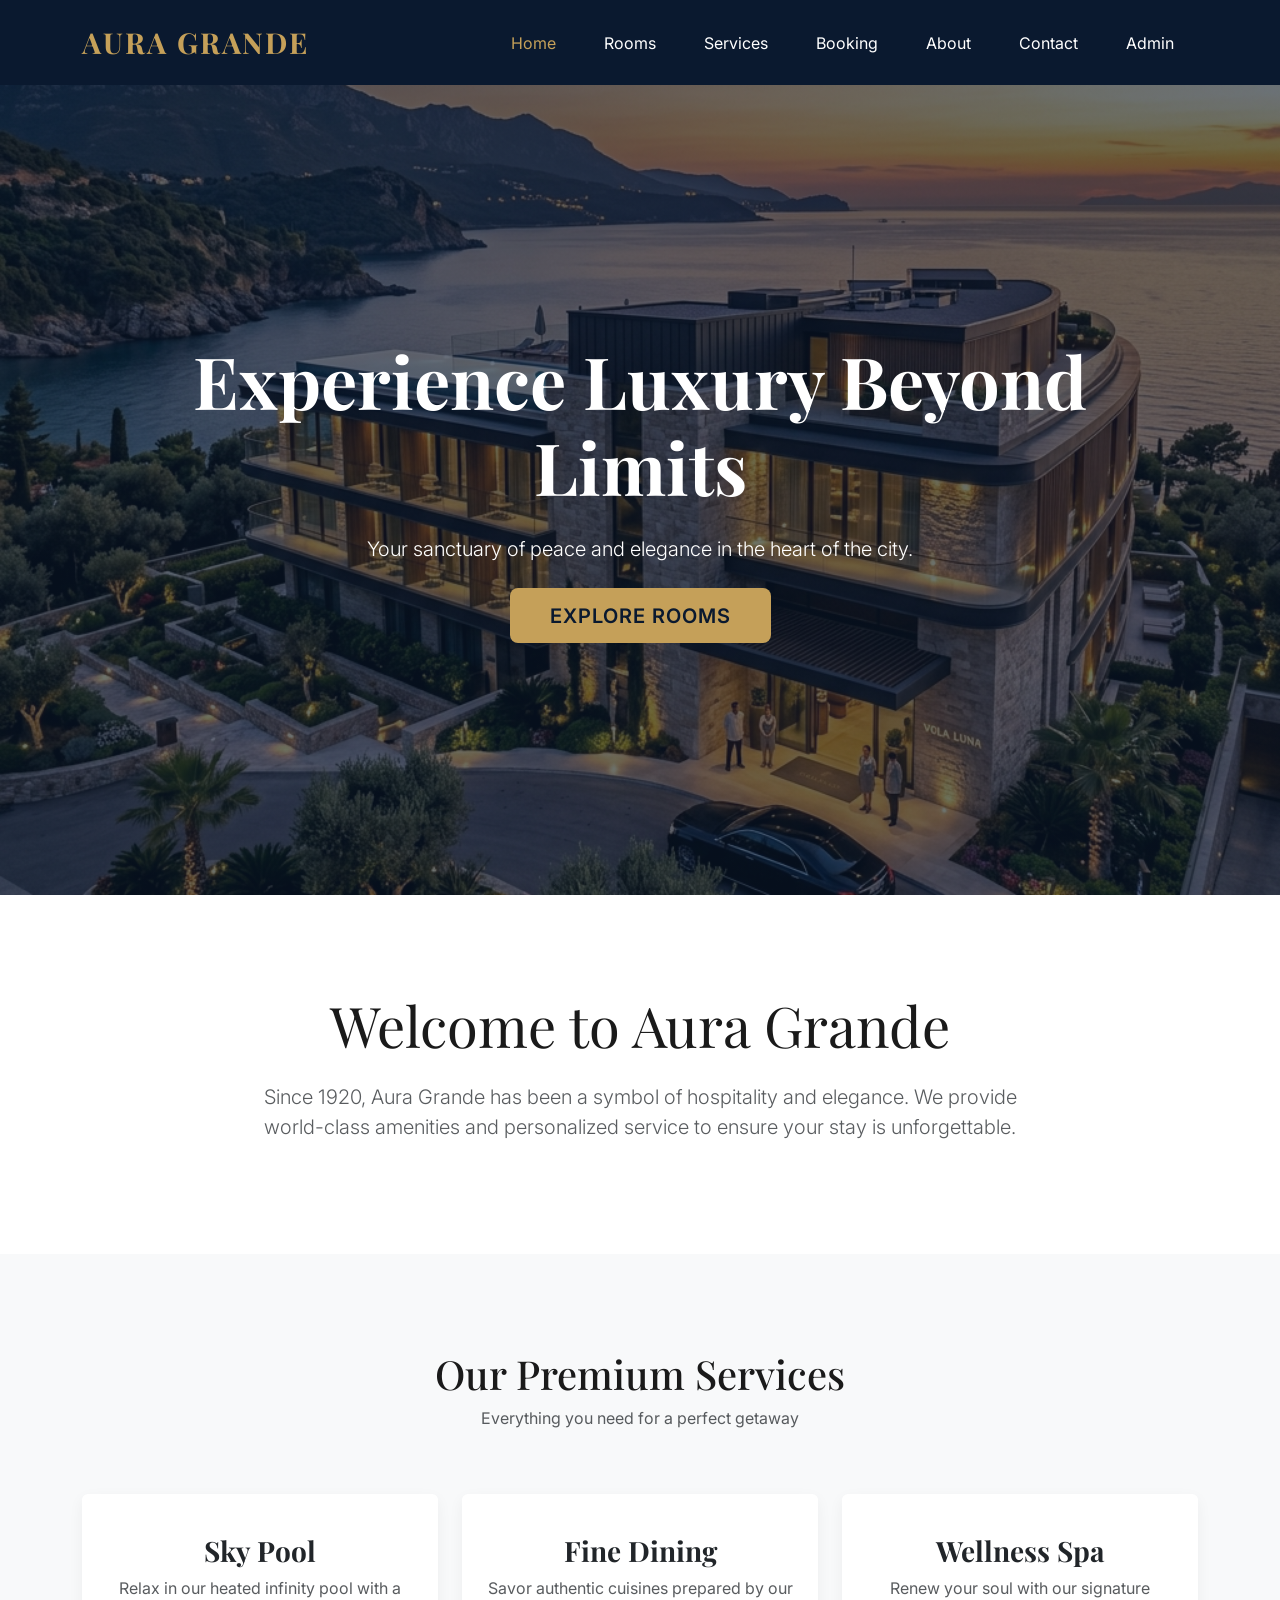
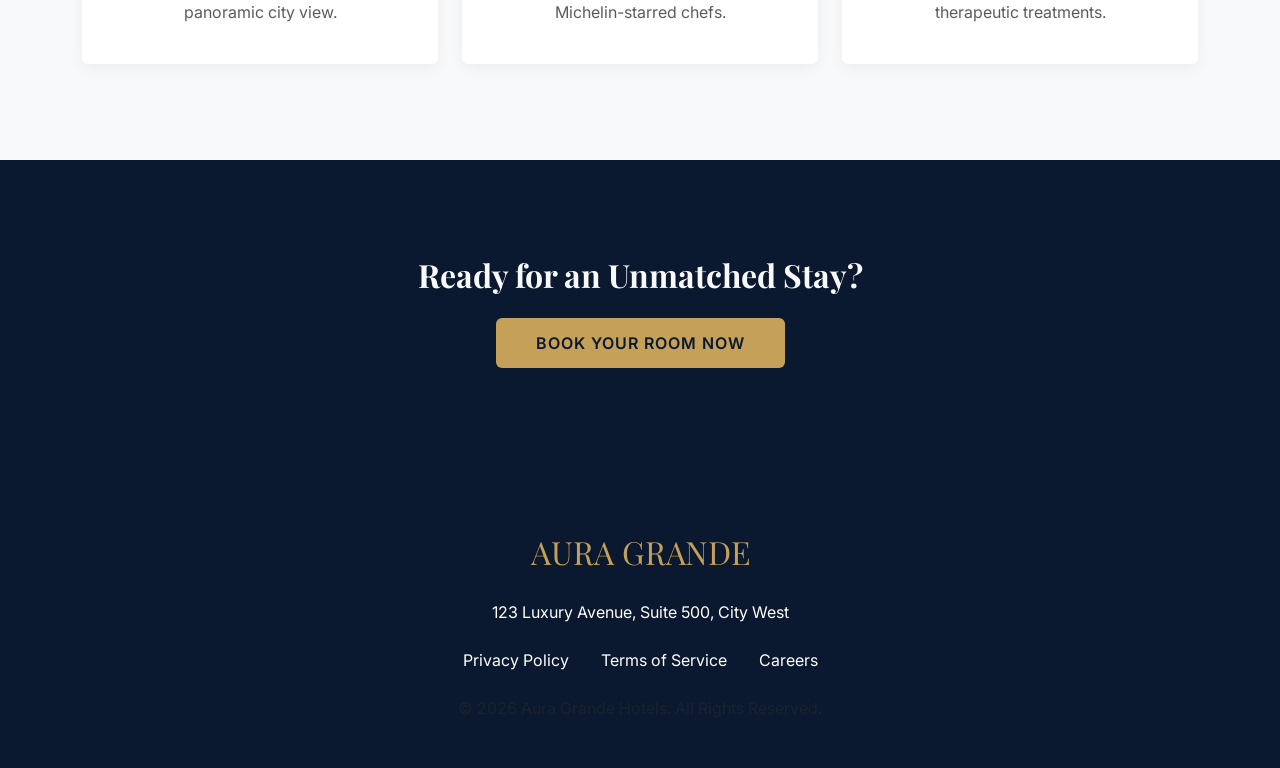
<file: Hotel prj/Hotel prj/index.html>
<!DOCTYPE html>
<html lang="en">
<head>
    <meta charset="UTF-8">
    <meta name="viewport" content="width=device-width, initial-scale=1.0">
    <title>Aura Grande | Luxury Stay & Experience</title>
    <!-- Bootstrap CSS -->
    <link href="https://cdn.jsdelivr.net/npm/bootstrap@5.3.0/dist/css/bootstrap.min.css" rel="stylesheet">
    <!-- Custom CSS -->
    <link rel="stylesheet" href="style.css">
    <!-- Google Fonts -->
    <link rel="preconnect" href="https://fonts.googleapis.com">
    <link rel="preconnect" href="https://fonts.gstatic.com" crossorigin>
    <link href="https://fonts.googleapis.com/css2?family=Playfair+Display:ital,wght@0,400;0,700;1,400&family=Inter:wght@300;400;600&display=swap" rel="stylesheet">
</head>
<body>

    <!-- Navbar -->
    <nav class="navbar navbar-expand-lg navbar-dark sticky-top">
        <div class="container">
            <a class="navbar-brand" href="index.html">AURA GRANDE</a>
            <button class="navbar-toggler" type="button" data-bs-toggle="collapse" data-bs-target="#navbarNav">
                <span class="navbar-toggler-icon"></span>
            </button>
            <div class="collapse navbar-collapse" id="navbarNav">
                <ul class="navbar-nav ms-auto">
                    <li class="nav-item"><a class="nav-link active" href="index.html">Home</a></li>
                    <li class="nav-item"><a class="nav-link" href="rooms.html">Rooms</a></li>
                    <li class="nav-item"><a class="nav-link" href="services.html">Services</a></li>
                    <li class="nav-item"><a class="nav-link" href="booking.html">Booking</a></li>
                    <li class="nav-item"><a class="nav-link" href="about.html">About</a></li>
                    <li class="nav-item"><a class="nav-link" href="contact.html">Contact</a></li>
                    <li class="nav-item"><a class="nav-link" href="admin.html">Admin</a></li>
                </ul>
            </div>
        </div>
    </nav>

    <!-- Hero Section -->
    <header class="hero-section" style="background: linear-gradient(rgba(10, 25, 47, 0.6), rgba(10, 25, 47, 0.6)), url('hero.png'); background-size: cover; background-position: center;">
        <div class="hero-content container text-center">
            <h1 class="animate-up">Experience Luxury Beyond Limits</h1>
            <p class="lead mb-4 animate-up">Your sanctuary of peace and elegance in the heart of the city.</p>
            <a href="rooms.html" class="btn btn-gold btn-lg animate-up">Explore Rooms</a>
        </div>
    </header>

    <!-- Welcome Section -->
    <section class="py-5 bg-white">
        <div class="container text-center py-5">
            <h2 class="display-4 mb-4">Welcome to Aura Grande</h2>
            <p class="text-muted lead mx-auto" style="max-width: 800px;">
                Since 1920, Aura Grande has been a symbol of hospitality and elegance. 
                We provide world-class amenities and personalized service to ensure your stay is unforgettable.
            </p>
        </div>
    </section>

    <!-- Featured Services -->
    <section class="py-5 bg-light">
        <div class="container py-5">
            <div class="row text-center mb-5">
                <div class="col">
                    <h2 class="h1">Our Premium Services</h2>
                    <p class="text-muted">Everything you need for a perfect getaway</p>
                </div>
            </div>
            <div class="row g-4">
                <div class="col-md-4">
                    <div class="card room-card border-0 text-center p-4">
                        <div class="mb-3"><i class="bi bi-water h1 text-gold"></i></div>
                        <h3>Sky Pool</h3>
                        <p class="text-muted">Relax in our heated infinity pool with a panoramic city view.</p>
                    </div>
                </div>
                <div class="col-md-4">
                    <div class="card room-card border-0 text-center p-4">
                        <div class="mb-3"><i class="bi bi-cup-hot h1 text-gold"></i></div>
                        <h3>Fine Dining</h3>
                        <p class="text-muted">Savor authentic cuisines prepared by our Michelin-starred chefs.</p>
                    </div>
                </div>
                <div class="col-md-4">
                    <div class="card room-card border-0 text-center p-4">
                        <div class="mb-3"><i class="bi bi-brightness-high h1 text-gold"></i></div>
                        <h3>Wellness Spa</h3>
                        <p class="text-muted">Renew your soul with our signature therapeutic treatments.</p>
                    </div>
                </div>
            </div>
        </div>
    </section>

    <!-- Call to Action -->
    <section class="py-5 bg-navy text-light text-center" style="background-color: var(--primary-navy);">
        <div class="container py-5">
            <h2 class="mb-4">Ready for an Unmatched Stay?</h2>
            <a href="booking.html" class="btn btn-gold">Book Your Room Now</a>
        </div>
    </section>

    <!-- Footer -->
    <footer class="footer">
        <div class="container text-center">
            <div class="footer-logo">AURA GRANDE</div>
            <p class="mb-4">123 Luxury Avenue, Suite 500, City West</p>
            <div class="d-flex justify-content-center mb-4">
                <a href="#" class="nav-link">Privacy Policy</a>
                <a href="#" class="nav-link">Terms of Service</a>
                <a href="#" class="nav-link">Careers</a>
            </div>
            <p class="text-muted">&copy; 2026 Aura Grande Hotels. All Rights Reserved.</p>
        </div>
    </footer>

    <!-- Bootstrap Bundle with Popper -->
    <script src="https://cdn.jsdelivr.net/npm/bootstrap@5.3.0/dist/js/bootstrap.bundle.min.js"></script>
    <script src="script.js"></script>
</body>
</html>
</file>
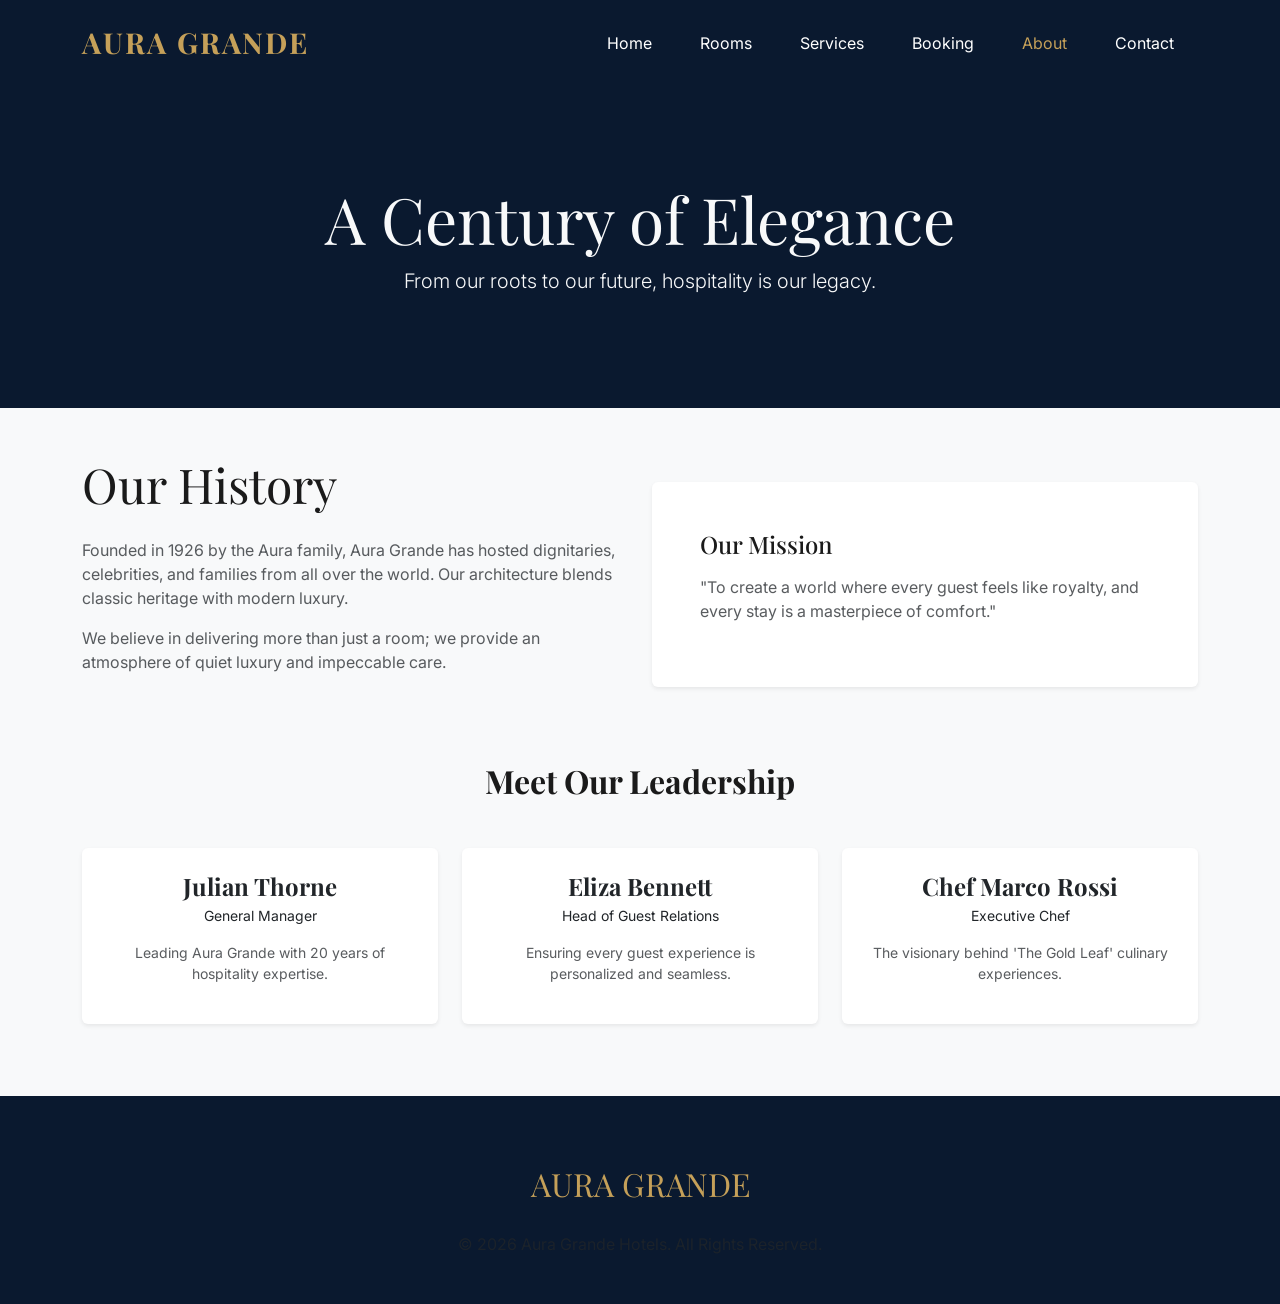
<file: Hotel prj/Hotel prj/about.html>
<!DOCTYPE html>
<html lang="en">
<head>
    <meta charset="UTF-8">
    <meta name="viewport" content="width=device-width, initial-scale=1.0">
    <title>Our Story | Aura Grande</title>
    <link href="https://cdn.jsdelivr.net/npm/bootstrap@5.3.0/dist/css/bootstrap.min.css" rel="stylesheet">
    <link rel="stylesheet" href="style.css">
</head>
<body class="bg-light">

    <!-- Navbar -->
    <nav class="navbar navbar-expand-lg navbar-dark sticky-top">
        <div class="container">
            <a class="navbar-brand" href="index.html">AURA GRANDE</a>
            <div class="collapse navbar-collapse" id="navbarNav">
                <ul class="navbar-nav ms-auto">
                    <li class="nav-item"><a class="nav-link" href="index.html">Home</a></li>
                    <li class="nav-item"><a class="nav-link" href="rooms.html">Rooms</a></li>
                    <li class="nav-item"><a class="nav-link" href="services.html">Services</a></li>
                    <li class="nav-item"><a class="nav-link" href="booking.html">Booking</a></li>
                    <li class="nav-item"><a class="nav-link active" href="about.html">About</a></li>
                    <li class="nav-item"><a class="nav-link" href="contact.html">Contact</a></li>
                </ul>
            </div>
        </div>
    </nav>

    <!-- About Header -->
    <section class="py-5 text-center bg-navy text-light" style="background-color: var(--primary-navy);">
        <div class="container py-5">
            <h1 class="display-3">A Century of Elegance</h1>
            <p class="lead">From our roots to our future, hospitality is our legacy.</p>
        </div>
    </section>

    <!-- Content -->
    <div class="container py-5">
        <div class="row align-items-center mb-5">
            <div class="col-md-6 mb-4">
                <h2 class="display-5 mb-4">Our History</h2>
                <p class="text-muted">Founded in 1926 by the Aura family, Aura Grande has hosted dignitaries, celebrities, and families from all over the world. Our architecture blends classic heritage with modern luxury.</p>
                <p class="text-muted">We believe in delivering more than just a room; we provide an atmosphere of quiet luxury and impeccable care.</p>
            </div>
            <div class="col-md-6">
                <div class="p-5 bg-white shadow-sm rounded">
                    <h3 class="h4 text-gold mb-3">Our Mission</h3>
                    <p class="text-muted italic">"To create a world where every guest feels like royalty, and every stay is a masterpiece of comfort."</p>
                </div>
            </div>
        </div>

        <div class="row text-center mt-5">
            <h2 class="mb-5">Meet Our Leadership</h2>
            <div class="col-md-4 mb-4">
                <div class="card border-0 shadow-sm p-4">
                    <h4 class="mb-1">Julian Thorne</h4>
                    <span class="text-gold small mb-3">General Manager</span>
                    <p class="text-muted small">Leading Aura Grande with 20 years of hospitality expertise.</p>
                </div>
            </div>
            <div class="col-md-4 mb-4">
                <div class="card border-0 shadow-sm p-4">
                    <h4 class="mb-1">Eliza Bennett</h4>
                    <span class="text-gold small mb-3">Head of Guest Relations</span>
                    <p class="text-muted small">Ensuring every guest experience is personalized and seamless.</p>
                </div>
            </div>
            <div class="col-md-4 mb-4">
                <div class="card border-0 shadow-sm p-4">
                    <h4 class="mb-1">Chef Marco Rossi</h4>
                    <span class="text-gold small mb-3">Executive Chef</span>
                    <p class="text-muted small">The visionary behind 'The Gold Leaf' culinary experiences.</p>
                </div>
            </div>
        </div>
    </div>

    <!-- Footer -->
    <footer class="footer">
        <div class="container text-center">
            <div class="footer-logo">AURA GRANDE</div>
            <p class="text-muted">&copy; 2026 Aura Grande Hotels. All Rights Reserved.</p>
        </div>
    </footer>

    <script src="https://cdn.jsdelivr.net/npm/bootstrap@5.3.0/dist/js/bootstrap.bundle.min.js"></script>
    <script src="script.js"></script>
</body>
</html>
</file>
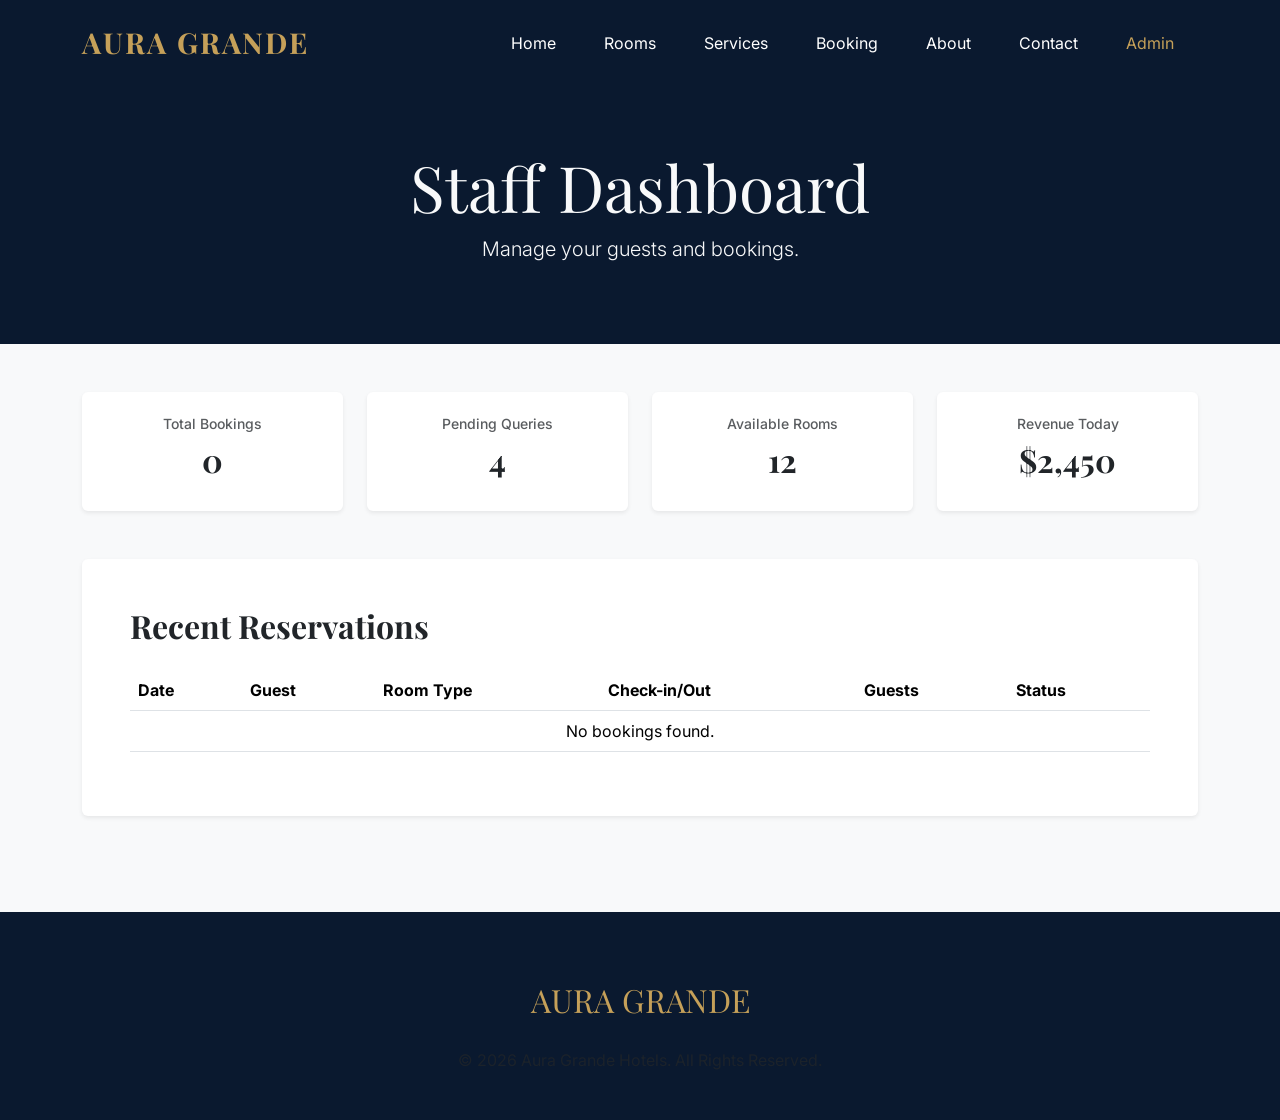
<file: Hotel prj/Hotel prj/admin.html>
<!DOCTYPE html>
<html lang="en">
<head>
    <meta charset="UTF-8">
    <meta name="viewport" content="width=device-width, initial-scale=1.0">
    <title>Admin Dashboard | Aura Grande</title>
    <link href="https://cdn.jsdelivr.net/npm/bootstrap@5.3.0/dist/css/bootstrap.min.css" rel="stylesheet">
    <link rel="stylesheet" href="style.css">
    <link rel="preconnect" href="https://fonts.googleapis.com">
    <link rel="preconnect" href="https://fonts.gstatic.com" crossorigin>
    <link href="https://fonts.googleapis.com/css2?family=Playfair+Display:ital,wght@0,400;0,700;1,400&family=Inter:wght@300;400;600&display=swap" rel="stylesheet">
</head>
<body class="bg-light">

    <!-- Navbar -->
    <nav class="navbar navbar-expand-lg navbar-dark sticky-top">
        <div class="container">
            <a class="navbar-brand" href="index.html">AURA GRANDE</a>
            <div class="collapse navbar-collapse" id="navbarNav">
                <ul class="navbar-nav ms-auto">
                    <li class="nav-item"><a class="nav-link" href="index.html">Home</a></li>
                    <li class="nav-item"><a class="nav-link" href="rooms.html">Rooms</a></li>
                    <li class="nav-item"><a class="nav-link" href="services.html">Services</a></li>
                    <li class="nav-item"><a class="nav-link" href="booking.html">Booking</a></li>
                    <li class="nav-item"><a class="nav-link" href="about.html">About</a></li>
                    <li class="nav-item"><a class="nav-link" href="contact.html">Contact</a></li>
                    <li class="nav-item"><a class="nav-link active" href="admin.html">Admin</a></li>
                </ul>
            </div>
        </div>
    </nav>

    <!-- Header -->
    <section class="py-5 text-center bg-navy text-light" style="background-color: var(--primary-navy);">
        <div class="container py-3">
            <h1 class="display-3">Staff Dashboard</h1>
            <p class="lead">Manage your guests and bookings.</p>
        </div>
    </section>

    <!-- Dashboard Content -->
    <div class="container py-5">
        <div class="row g-4">
            <!-- Stats -->
            <div class="col-md-3">
                <div class="card p-4 shadow-sm border-0 text-center">
                    <h5 class="text-muted small">Total Bookings</h5>
                    <h2 class="text-gold" id="total-bookings-count">0</h2>
                </div>
            </div>
            <div class="col-md-3">
                <div class="card p-4 shadow-sm border-0 text-center">
                    <h5 class="text-muted small">Pending Queries</h5>
                    <h2 class="text-gold">4</h2>
                </div>
            </div>
            <div class="col-md-3">
                <div class="card p-4 shadow-sm border-0 text-center">
                    <h5 class="text-muted small">Available Rooms</h5>
                    <h2 class="text-gold">12</h2>
                </div>
            </div>
            <div class="col-md-3">
                <div class="card p-4 shadow-sm border-0 text-center">
                    <h5 class="text-muted small">Revenue Today</h5>
                    <h2 class="text-gold">$2,450</h2>
                </div>
            </div>

            <!-- Booking Table -->
            <div class="col-12 mt-5">
                <div class="card shadow-sm border-0 p-5">
                    <h2 class="mb-4">Recent Reservations</h2>
                    <div class="table-responsive">
                        <table class="table table-hover align-middle">
                            <thead class="bg-light">
                                <tr>
                                    <th>Date</th>
                                    <th>Guest</th>
                                    <th>Room Type</th>
                                    <th>Check-in/Out</th>
                                    <th>Guests</th>
                                    <th>Status</th>
                                </tr>
                            </thead>
                            <tbody id="admin-bookings-table">
                                <!-- Bookings will be rendered here by script.js -->
                            </tbody>
                        </table>
                    </div>
                </div>
            </div>
        </div>
    </div>

    <!-- Footer -->
    <footer class="footer mt-5">
        <div class="container text-center">
            <div class="footer-logo">AURA GRANDE</div>
            <p class="text-muted">&copy; 2026 Aura Grande Hotels. All Rights Reserved.</p>
        </div>
    </footer>

    <script src="https://cdn.jsdelivr.net/npm/bootstrap@5.3.0/dist/js/bootstrap.bundle.min.js"></script>
    <script src="script.js"></script>
    <script>
        // Update stats on load
        document.addEventListener('DOMContentLoaded', () => {
            const bookings = JSON.parse(localStorage.getItem('hotel_bookings')) || [];
            document.getElementById('total-bookings-count').innerText = bookings.length;
        });
    </script>
</body>
</html>
</file>
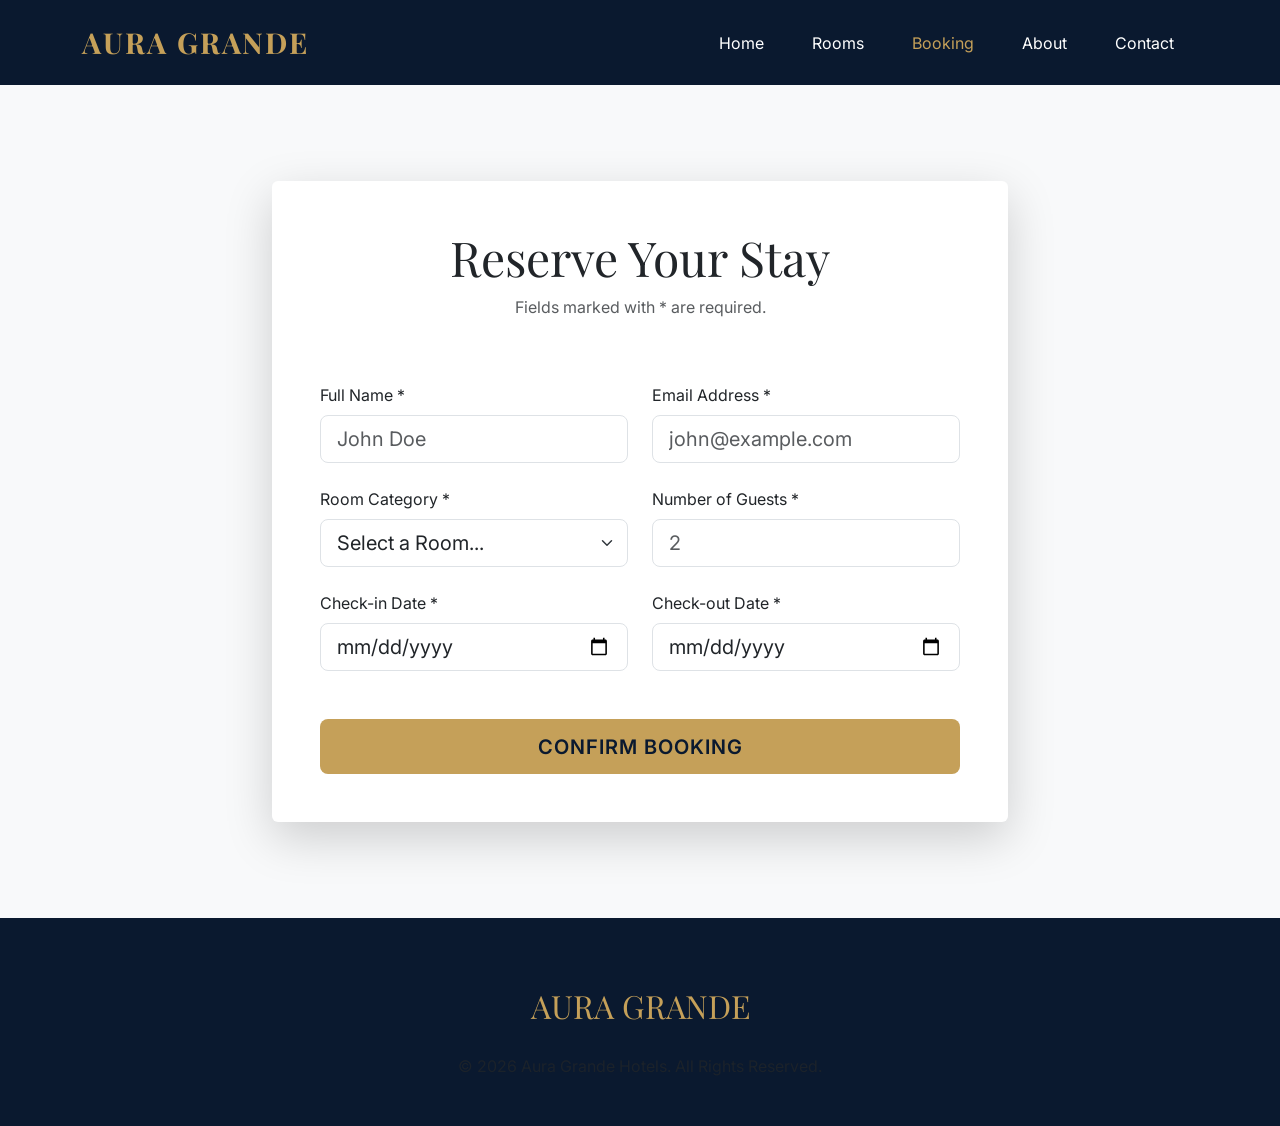
<file: Hotel prj/Hotel prj/booking.html>
<!DOCTYPE html>
<html lang="en">
<head>
    <meta charset="UTF-8">
    <meta name="viewport" content="width=device-width, initial-scale=1.0">
    <title>Make a Reservation | Aura Grande</title>
    <link href="https://cdn.jsdelivr.net/npm/bootstrap@5.3.0/dist/css/bootstrap.min.css" rel="stylesheet">
    <link rel="stylesheet" href="style.css">
    <link rel="preconnect" href="https://fonts.googleapis.com">
    <link rel="preconnect" href="https://fonts.gstatic.com" crossorigin>
    <link href="https://fonts.googleapis.com/css2?family=Playfair+Display:ital,wght@0,400;0,700;1,400&family=Inter:wght@300;400;600&display=swap" rel="stylesheet">
</head>
<body class="bg-light">

    <!-- Navbar -->
    <nav class="navbar navbar-expand-lg navbar-dark sticky-top">
        <div class="container">
            <a class="navbar-brand" href="index.html">AURA GRANDE</a>
            <div class="collapse navbar-collapse" id="navbarNav">
                <ul class="navbar-nav ms-auto">
                    <li class="nav-item"><a class="nav-link" href="index.html">Home</a></li>
                    <li class="nav-item"><a class="nav-link" href="rooms.html">Rooms</a></li>
                    <li class="nav-item"><a class="nav-link active" href="booking.html">Booking</a></li>
                    <li class="nav-item"><a class="nav-link" href="about.html">About</a></li>
                    <li class="nav-item"><a class="nav-link" href="contact.html">Contact</a></li>
                </ul>
            </div>
        </div>
    </nav>

    <!-- Booking Form Section -->
    <div class="container py-5">
        <div class="row justify-content-center py-5">
            <div class="col-md-8">
                <div class="card shadow-lg border-0 p-5">
                    <div class="text-center mb-5">
                        <h2 class="display-5">Reserve Your Stay</h2>
                        <p class="text-muted">Fields marked with * are required.</p>
                    </div>
                    
                    <form id="booking-form">
                        <div class="row g-4">
                            <div class="col-md-6">
                                <label for="name" class="form-label">Full Name *</label>
                                <input type="text" class="form-control form-control-lg" id="name" required placeholder="John Doe">
                            </div>
                            <div class="col-md-6">
                                <label for="email" class="form-label">Email Address *</label>
                                <input type="email" class="form-control form-control-lg" id="email" required placeholder="john@example.com">
                            </div>
                            <div class="col-md-6">
                                <label for="room-type" class="form-label">Room Category *</label>
                                <select class="form-select form-select-lg" id="room-type" required>
                                    <option value="" disabled selected>Select a Room...</option>
                                    <option value="Deluxe City Room">Deluxe City Room ($350/night)</option>
                                    <option value="Presidential Suite">Presidential Suite ($850/night)</option>
                                    <option value="Ocean View Studio">Ocean View Studio ($450/night)</option>
                                </select>
                            </div>
                            <div class="col-md-6">
                                <label for="guests" class="form-label">Number of Guests *</label>
                                <input type="number" class="form-control form-control-lg" id="guests" min="1" max="10" required placeholder="2">
                            </div>
                            <div class="col-md-6">
                                <label for="check-in" class="form-label">Check-in Date *</label>
                                <input type="date" class="form-control form-control-lg" id="check-in" required>
                            </div>
                            <div class="col-md-6">
                                <label for="check-out" class="form-label">Check-out Date *</label>
                                <input type="date" class="form-control form-control-lg" id="check-out" required>
                            </div>
                            <div class="col-12 mt-5">
                                <button type="submit" class="btn btn-gold w-100 btn-lg">Confirm Booking</button>
                            </div>
                        </div>
                    </form>
                </div>
            </div>
        </div>
    </div>

    <!-- Footer -->
    <footer class="footer">
        <div class="container text-center">
            <div class="footer-logo">AURA GRANDE</div>
            <p class="text-muted">&copy; 2026 Aura Grande Hotels. All Rights Reserved.</p>
        </div>
    </footer>

    <script src="https://cdn.jsdelivr.net/npm/bootstrap@5.3.0/dist/js/bootstrap.bundle.min.js"></script>
    <script src="script.js"></script>
    <script>
        // Auto-select room from URL query parameter
        const urlParams = new URLSearchParams(window.location.search);
        const room = urlParams.get('room');
        if (room) {
            const select = document.getElementById('room-type');
            if (room === 'Deluxe') select.value = 'Deluxe City Room';
            if (room === 'Presidential') select.value = 'Presidential Suite';
        }
    </script>
</body>
</html>
</file>
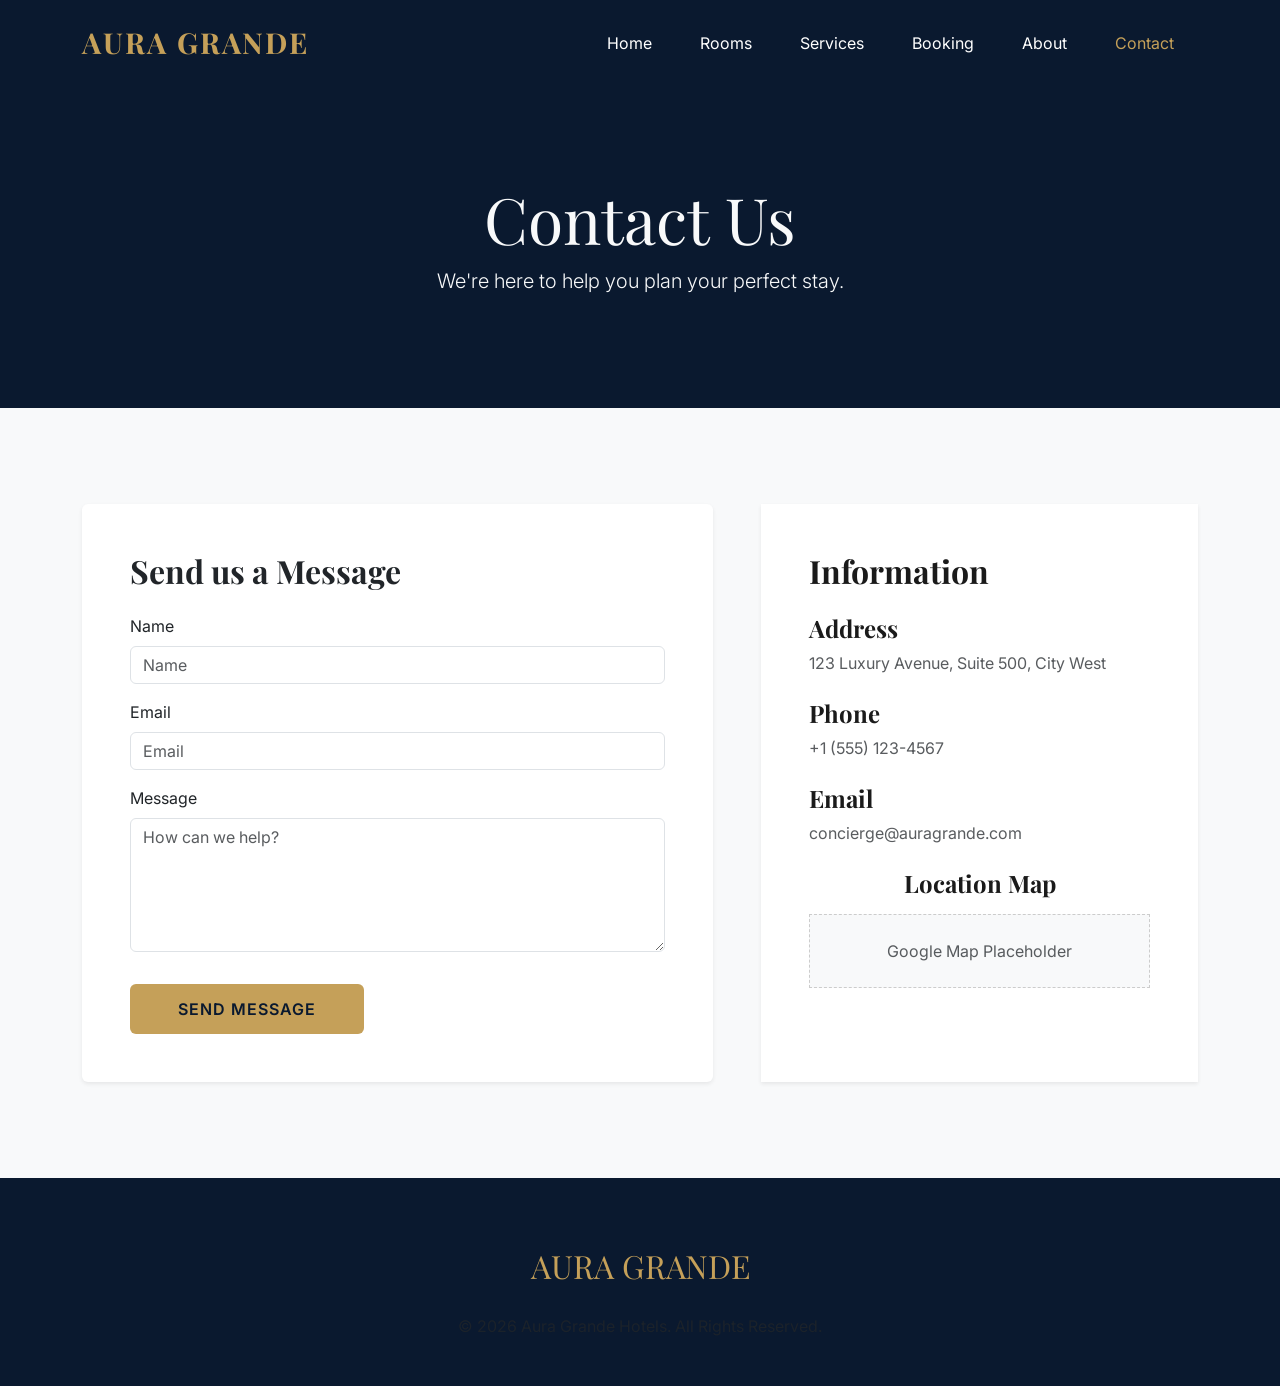
<file: Hotel prj/Hotel prj/contact.html>
<!DOCTYPE html>
<html lang="en">
<head>
    <meta charset="UTF-8">
    <meta name="viewport" content="width=device-width, initial-scale=1.0">
    <title>Get in Touch | Aura Grande</title>
    <link href="https://cdn.jsdelivr.net/npm/bootstrap@5.3.0/dist/css/bootstrap.min.css" rel="stylesheet">
    <link rel="stylesheet" href="style.css">
    <link rel="preconnect" href="https://fonts.googleapis.com">
    <link rel="preconnect" href="https://fonts.gstatic.com" crossorigin>
    <link href="https://fonts.googleapis.com/css2?family=Playfair+Display:ital,wght@0,400;0,700;1,400&family=Inter:wght@300;400;600&display=swap" rel="stylesheet">
</head>
<body class="bg-light">

    <!-- Navbar -->
    <nav class="navbar navbar-expand-lg navbar-dark sticky-top">
        <div class="container">
            <a class="navbar-brand" href="index.html">AURA GRANDE</a>
            <div class="collapse navbar-collapse" id="navbarNav">
                <ul class="navbar-nav ms-auto">
                    <li class="nav-item"><a class="nav-link" href="index.html">Home</a></li>
                    <li class="nav-item"><a class="nav-link" href="rooms.html">Rooms</a></li>
                    <li class="nav-item"><a class="nav-link" href="services.html">Services</a></li>
                    <li class="nav-item"><a class="nav-link" href="booking.html">Booking</a></li>
                    <li class="nav-item"><a class="nav-link" href="about.html">About</a></li>
                    <li class="nav-item"><a class="nav-link active" href="contact.html">Contact</a></li>
                </ul>
            </div>
        </div>
    </nav>

    <!-- Header -->
    <section class="py-5 text-center bg-navy text-light" style="background-color: var(--primary-navy);">
        <div class="container py-5">
            <h1 class="display-3">Contact Us</h1>
            <p class="lead">We're here to help you plan your perfect stay.</p>
        </div>
    </section>

    <!-- Contact Form & Info -->
    <div class="container py-5 mt-5">
        <div class="row g-5">
            <!-- Form -->
            <div class="col-md-7">
                <div class="card shadow-sm border-0 p-5">
                    <h2 class="mb-4">Send us a Message</h2>
                    <form id="contact-form">
                        <div class="mb-3">
                            <label for="cname" class="form-label">Name</label>
                            <input type="text" class="form-control" id="cname" placeholder="Name" required>
                        </div>
                        <div class="mb-3">
                            <label for="cemail" class="form-label">Email</label>
                            <input type="email" class="form-control" id="cemail" placeholder="Email" required>
                        </div>
                        <div class="mb-3">
                            <label for="cmessage" class="form-label">Message</label>
                            <textarea class="form-control" id="cmessage" rows="5" placeholder="How can we help?" required></textarea>
                        </div>
                        <button type="submit" class="btn btn-gold px-5 mt-3">Send Message</button>
                    </form>
                </div>
            </div>

            <!-- Contact Info -->
            <div class="col-md-5">
                <div class="p-5 bg-white shadow-sm border-0 h-100">
                    <h2 class="mb-4">Information</h2>
                    <div class="mb-4">
                        <h4 class="text-gold">Address</h4>
                        <p class="text-muted">123 Luxury Avenue, Suite 500, City West</p>
                    </div>
                    <div class="mb-4">
                        <h4 class="text-gold">Phone</h4>
                        <p class="text-muted">+1 (555) 123-4567</p>
                    </div>
                    <div class="mb-4">
                        <h4 class="text-gold">Email</h4>
                        <p class="text-muted">concierge@auragrande.com</p>
                    </div>
                    <div>
                        <h4 class="text-gold text-center mb-3">Location Map</h4>
                        <div class="bg-light p-4 text-center text-muted" style="border: 1px dashed #ccc;">
                            Google Map Placeholder
                        </div>
                    </div>
                </div>
            </div>
        </div>
    </div>

    <!-- Footer -->
    <footer class="footer mt-5">
        <div class="container text-center">
            <div class="footer-logo">AURA GRANDE</div>
            <p class="text-muted">&copy; 2026 Aura Grande Hotels. All Rights Reserved.</p>
        </div>
    </footer>

    <script src="https://cdn.jsdelivr.net/npm/bootstrap@5.3.0/dist/js/bootstrap.bundle.min.js"></script>
    <script src="script.js"></script>
</body>
</html>
</file>
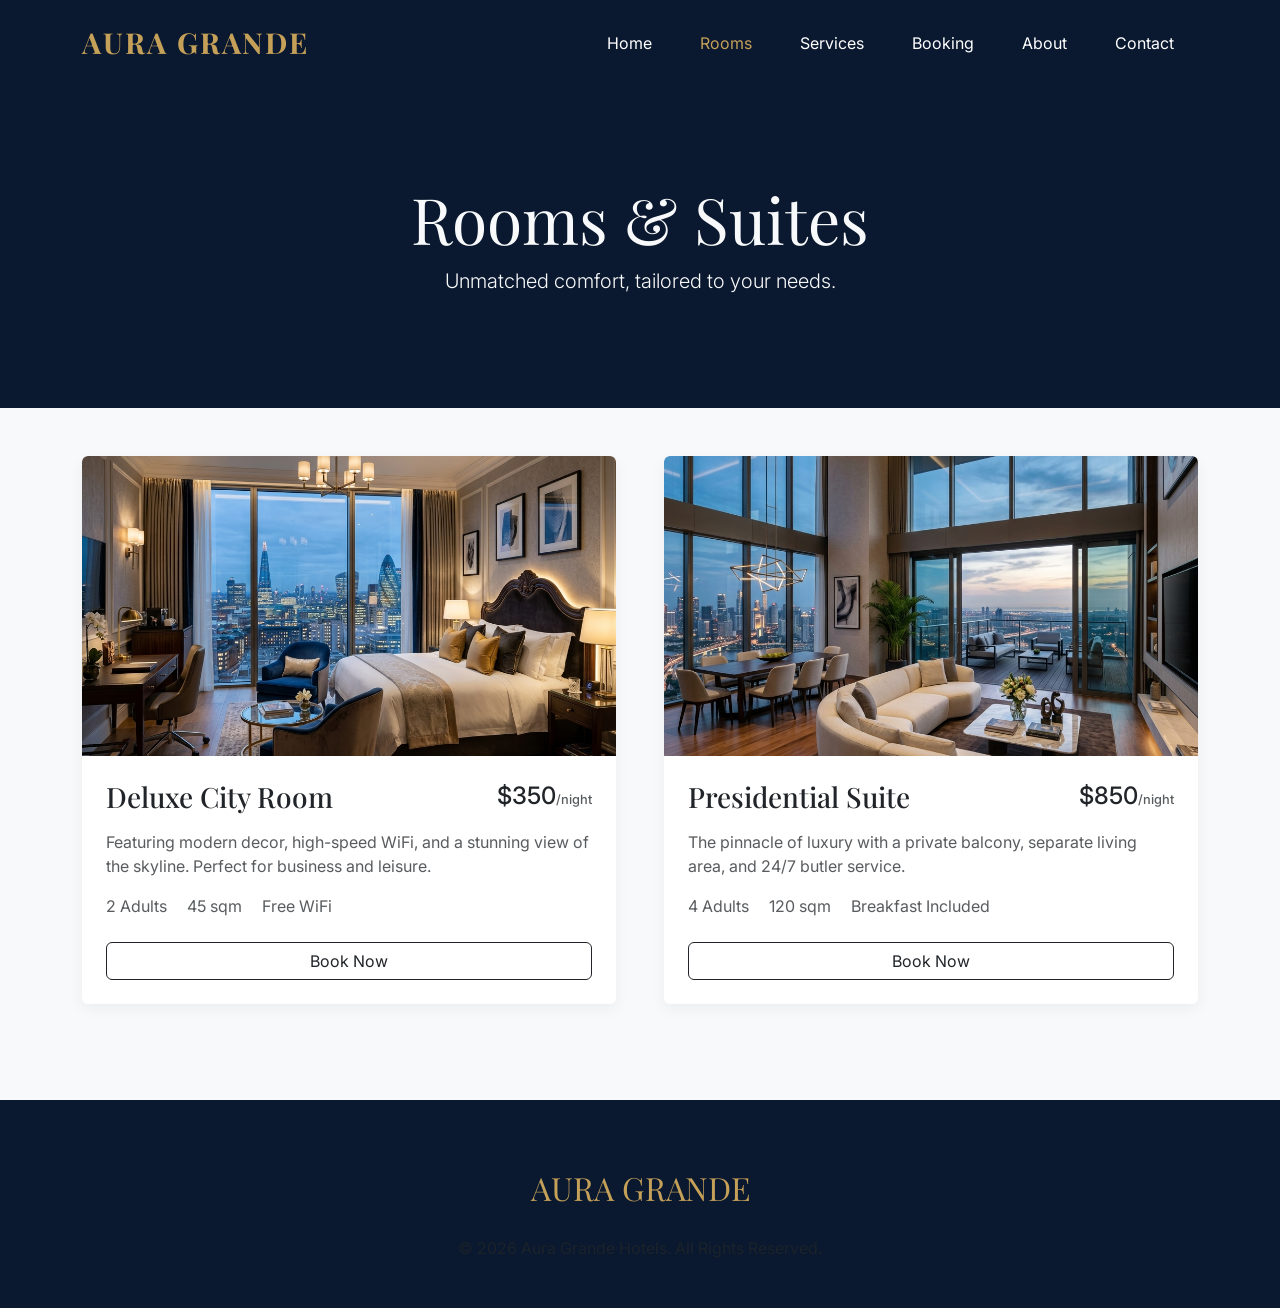
<file: Hotel prj/Hotel prj/rooms.html>
<!DOCTYPE html>
<html lang="en">
<head>
    <meta charset="UTF-8">
    <meta name="viewport" content="width=device-width, initial-scale=1.0">
    <title>Rooms & Suites | Aura Grande</title>
    <link href="https://cdn.jsdelivr.net/npm/bootstrap@5.3.0/dist/css/bootstrap.min.css" rel="stylesheet">
    <link rel="stylesheet" href="style.css">
    <link rel="preconnect" href="https://fonts.googleapis.com">
    <link rel="preconnect" href="https://fonts.gstatic.com" crossorigin>
    <link href="https://fonts.googleapis.com/css2?family=Playfair+Display:ital,wght@0,400;0,700;1,400&family=Inter:wght@300;400;600&display=swap" rel="stylesheet">
</head>
<body class="bg-light">

    <!-- Navbar -->
    <nav class="navbar navbar-expand-lg navbar-dark sticky-top">
        <div class="container">
            <a class="navbar-brand" href="index.html">AURA GRANDE</a>
            <div class="collapse navbar-collapse" id="navbarNav">
                <ul class="navbar-nav ms-auto">
                    <li class="nav-item"><a class="nav-link" href="index.html">Home</a></li>
                    <li class="nav-item"><a class="nav-link active" href="rooms.html">Rooms</a></li>
                    <li class="nav-item"><a class="nav-link" href="services.html">Services</a></li>
                    <li class="nav-item"><a class="nav-link" href="booking.html">Booking</a></li>
                    <li class="nav-item"><a class="nav-link" href="about.html">About</a></li>
                    <li class="nav-item"><a class="nav-link" href="contact.html">Contact</a></li>
                </ul>
            </div>
        </div>
    </nav>

    <!-- Page Header -->
    <section class="py-5 text-center bg-navy text-light" style="background-color: var(--primary-navy);">
        <div class="container py-5">
            <h1 class="display-3">Rooms & Suites</h1>
            <p class="lead">Unmatched comfort, tailored to your needs.</p>
        </div>
    </section>

    <!-- Rooms Listing -->
    <div class="container py-5">
        <div class="row g-5">
            <!-- Deluxe Room -->
            <div class="col-md-6">
                <div class="card room-card h-100">
                    <img src="room-deluxe.png" class="card-img-top" alt="Deluxe Room">
                    <div class="card-body p-4">
                        <div class="d-flex justify-content-between align-items-center mb-3">
                            <h2 class="h3 mb-0">Deluxe City Room</h2>
                            <span class="text-gold h4 mb-0">$350<small class="text-muted" style="font-size: 0.8rem;">/night</small></span>
                        </div>
                        <p class="text-muted">Featuring modern decor, high-speed WiFi, and a stunning view of the skyline. Perfect for business and leisure.</p>
                        <ul class="list-inline text-muted mb-4">
                            <li class="list-inline-item me-3"><i class="bi bi-person"></i> 2 Adults</li>
                            <li class="list-inline-item me-3"><i class="bi bi-aspect-ratio"></i> 45 sqm</li>
                            <li class="list-inline-item"><i class="bi bi-wifi"></i> Free WiFi</li>
                        </ul>
                        <a href="booking.html?room=Deluxe" class="btn btn-outline-dark w-100">Book Now</a>
                    </div>
                </div>
            </div>

            <!-- Presidential Suite -->
            <div class="col-md-6">
                <div class="card room-card h-100">
                    <img src="room-presidential.png" class="card-img-top" alt="Presidential Suite">
                    <div class="card-body p-4">
                        <div class="d-flex justify-content-between align-items-center mb-3">
                            <h2 class="h3 mb-0">Presidential Suite</h2>
                            <span class="text-gold h4 mb-0">$850<small class="text-muted" style="font-size: 0.8rem;">/night</small></span>
                        </div>
                        <p class="text-muted">The pinnacle of luxury with a private balcony, separate living area, and 24/7 butler service.</p>
                        <ul class="list-inline text-muted mb-4">
                            <li class="list-inline-item me-3"><i class="bi bi-person"></i> 4 Adults</li>
                            <li class="list-inline-item me-3"><i class="bi bi-aspect-ratio"></i> 120 sqm</li>
                            <li class="list-inline-item"><i class="bi bi-cup-hot"></i> Breakfast Included</li>
                        </ul>
                        <a href="booking.html?room=Presidential" class="btn btn-outline-dark w-100">Book Now</a>
                    </div>
                </div>
            </div>
        </div>
    </div>

    <!-- Footer -->
    <footer class="footer mt-5">
        <div class="container text-center">
            <div class="footer-logo">AURA GRANDE</div>
            <p class="text-muted">&copy; 2026 Aura Grande Hotels. All Rights Reserved.</p>
        </div>
    </footer>

    <script src="https://cdn.jsdelivr.net/npm/bootstrap@5.3.0/dist/js/bootstrap.bundle.min.js"></script>
    <script src="script.js"></script>
</body>
</html>
</file>
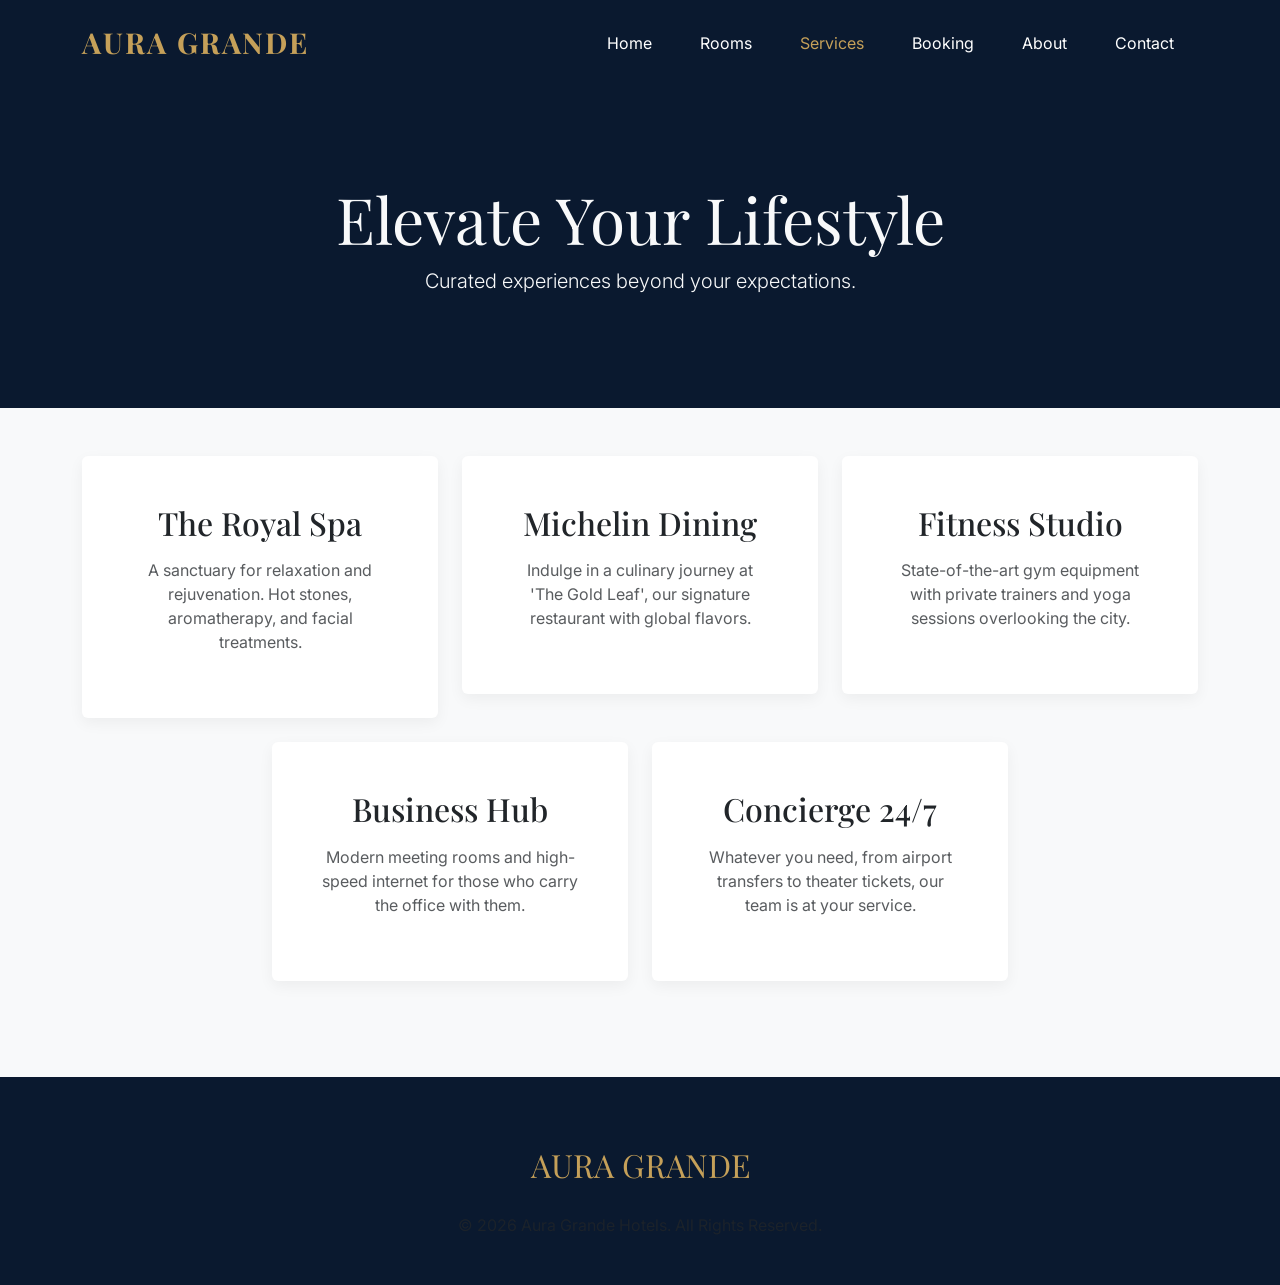
<file: Hotel prj/Hotel prj/services.html>
<!DOCTYPE html>
<html lang="en">
<head>
    <meta charset="UTF-8">
    <meta name="viewport" content="width=device-width, initial-scale=1.0">
    <title>Amenities & Services | Aura Grande</title>
    <link href="https://cdn.jsdelivr.net/npm/bootstrap@5.3.0/dist/css/bootstrap.min.css" rel="stylesheet">
    <link rel="stylesheet" href="style.css">
</head>
<body class="bg-light">

    <!-- Navbar -->
    <nav class="navbar navbar-expand-lg navbar-dark sticky-top">
        <div class="container">
            <a class="navbar-brand" href="index.html">AURA GRANDE</a>
            <div class="collapse navbar-collapse" id="navbarNav">
                <ul class="navbar-nav ms-auto">
                    <li class="nav-item"><a class="nav-link" href="index.html">Home</a></li>
                    <li class="nav-item"><a class="nav-link" href="rooms.html">Rooms</a></li>
                    <li class="nav-item"><a class="nav-link active" href="services.html">Services</a></li>
                    <li class="nav-item"><a class="nav-link" href="booking.html">Booking</a></li>
                    <li class="nav-item"><a class="nav-link" href="about.html">About</a></li>
                    <li class="nav-item"><a class="nav-link" href="contact.html">Contact</a></li>
                </ul>
            </div>
        </div>
    </nav>

    <!-- Services Header -->
    <section class="py-5 text-center bg-navy text-light" style="background-color: var(--primary-navy);">
        <div class="container py-5">
            <h1 class="display-3">Elevate Your Lifestyle</h1>
            <p class="lead">Curated experiences beyond your expectations.</p>
        </div>
    </section>

    <!-- Services Grid -->
    <div class="container py-5">
        <div class="row g-4 justify-content-center">
            <div class="col-lg-4 col-md-6">
                <div class="card room-card text-center p-5 border-0">
                    <h3 class="h2 mb-3">The Royal Spa</h3>
                    <p class="text-muted">A sanctuary for relaxation and rejuvenation. Hot stones, aromatherapy, and facial treatments.</p>
                </div>
            </div>
            <div class="col-lg-4 col-md-6">
                <div class="card room-card text-center p-5 border-0">
                    <h3 class="h2 mb-3">Michelin Dining</h3>
                    <p class="text-muted">Indulge in a culinary journey at 'The Gold Leaf', our signature restaurant with global flavors.</p>
                </div>
            </div>
            <div class="col-lg-4 col-md-6">
                <div class="card room-card text-center p-5 border-0">
                    <h3 class="h2 mb-3">Fitness Studio</h3>
                    <p class="text-muted">State-of-the-art gym equipment with private trainers and yoga sessions overlooking the city.</p>
                </div>
            </div>
            <div class="col-lg-4 col-md-6">
                <div class="card room-card text-center p-5 border-0">
                    <h3 class="h2 mb-3">Business Hub</h3>
                    <p class="text-muted">Modern meeting rooms and high-speed internet for those who carry the office with them.</p>
                </div>
            </div>
            <div class="col-lg-4 col-md-6">
                <div class="card room-card text-center p-5 border-0">
                    <h3 class="h2 mb-3">Concierge 24/7</h3>
                    <p class="text-muted">Whatever you need, from airport transfers to theater tickets, our team is at your service.</p>
                </div>
            </div>
        </div>
    </div>

    <!-- Footer -->
    <footer class="footer mt-5">
        <div class="container text-center">
            <div class="footer-logo">AURA GRANDE</div>
            <p class="text-muted">&copy; 2026 Aura Grande Hotels. All Rights Reserved.</p>
        </div>
    </footer>

    <script src="https://cdn.jsdelivr.net/npm/bootstrap@5.3.0/dist/js/bootstrap.bundle.min.js"></script>
    <script src="script.js"></script>
</body>
</html>
</file>
<file: Hotel prj/Hotel prj/style.css>
@import url('https://fonts.googleapis.com/css2?family=Inter:wght@300;400;600&family=Playfair+Display:wght@700;900&display=swap');

:root {
    --primary-navy: #0a192f;
    --secondary-gold: #c5a059;
    --accent-gold-light: #d4af37;
    --bg-ivory: #f8f9fa;
    --text-dark: #1a1a1a;
    --text-light: #ffffff;
    --glass-bg: rgba(255, 255, 255, 0.1);
    --glass-border: rgba(255, 255, 255, 0.2);
    --transition-smooth: all 0.3s cubic-bezier(0.4, 0, 0.2, 1);
}

body {
    font-family: 'Inter', sans-serif;
    background-color: var(--bg-ivory);
    color: var(--text-dark);
    margin: 0;
    overflow-x: hidden;
}

h1, h2, h3, h4, .navbar-brand {
    font-family: 'Playfair Display', serif;
    font-weight: 700;
}

/* Navbar Styling */
.navbar {
    background-color: var(--primary-navy) !important;
    padding: 1rem 2rem;
    transition: var(--transition-smooth);
}

.navbar-brand {
    color: var(--secondary-gold) !important;
    font-size: 1.8rem;
    letter-spacing: 2px;
}

.nav-link {
    color: var(--text-light) !important;
    font-weight: 400;
    margin: 0 1rem;
    transition: var(--transition-smooth);
}

.nav-link:hover, .nav-link.active {
    color: var(--secondary-gold) !important;
}

/* Hero Section */
.hero-section {
    position: relative;
    height: 90vh;
    background: linear-gradient(rgba(10, 25, 47, 0.6), rgba(10, 25, 47, 0.6)), url('https://images.unsplash.com/photo-1542314831-068cd1dbfeeb?ixlib=rb-4.0.3&auto=format&fit=crop&w=1920&q=80');
    background-size: cover;
    background-position: center;
    display: flex;
    align-items: center;
    justify-content: center;
    color: var(--text-light);
    text-align: center;
}

.hero-content h1 {
    font-size: 4.5rem;
    margin-bottom: 1.5rem;
}

.btn-gold {
    background-color: var(--secondary-gold);
    color: var(--primary-navy);
    border: none;
    padding: 0.8rem 2.5rem;
    font-weight: 600;
    text-transform: uppercase;
    letter-spacing: 1px;
    transition: var(--transition-smooth);
}

.btn-gold:hover {
    background-color: var(--accent-gold-light);
    transform: translateY(-3px);
    box-shadow: 0 10px 20px rgba(0,0,0,0.2);
}

/* Card Styling */
.room-card {
    border: none;
    overflow: hidden;
    transition: var(--transition-smooth);
    background: #fff;
    box-shadow: 0 5px 15px rgba(0,0,0,0.05);
}

.room-card:hover {
    transform: translateY(-10px);
    box-shadow: 0 15px 30px rgba(0,0,0,0.1);
}

.room-card img {
    height: 300px;
    object-fit: cover;
}

/* Footer Styling */
footer {
    background-color: var(--primary-navy);
    color: var(--text-light);
    padding: 4rem 0 2rem;
}

.footer-logo {
    font-family: 'Playfair Display', serif;
    color: var(--secondary-gold);
    font-size: 2rem;
    margin-bottom: 1.5rem;
}

/* Animations */
@keyframes fadeInUp {
    from { opacity: 0; transform: translateY(30px); }
    to { opacity: 1; transform: translateY(0); }
}

.animate-up {
    animation: fadeInUp 0.8s ease forwards;
}
</file>
